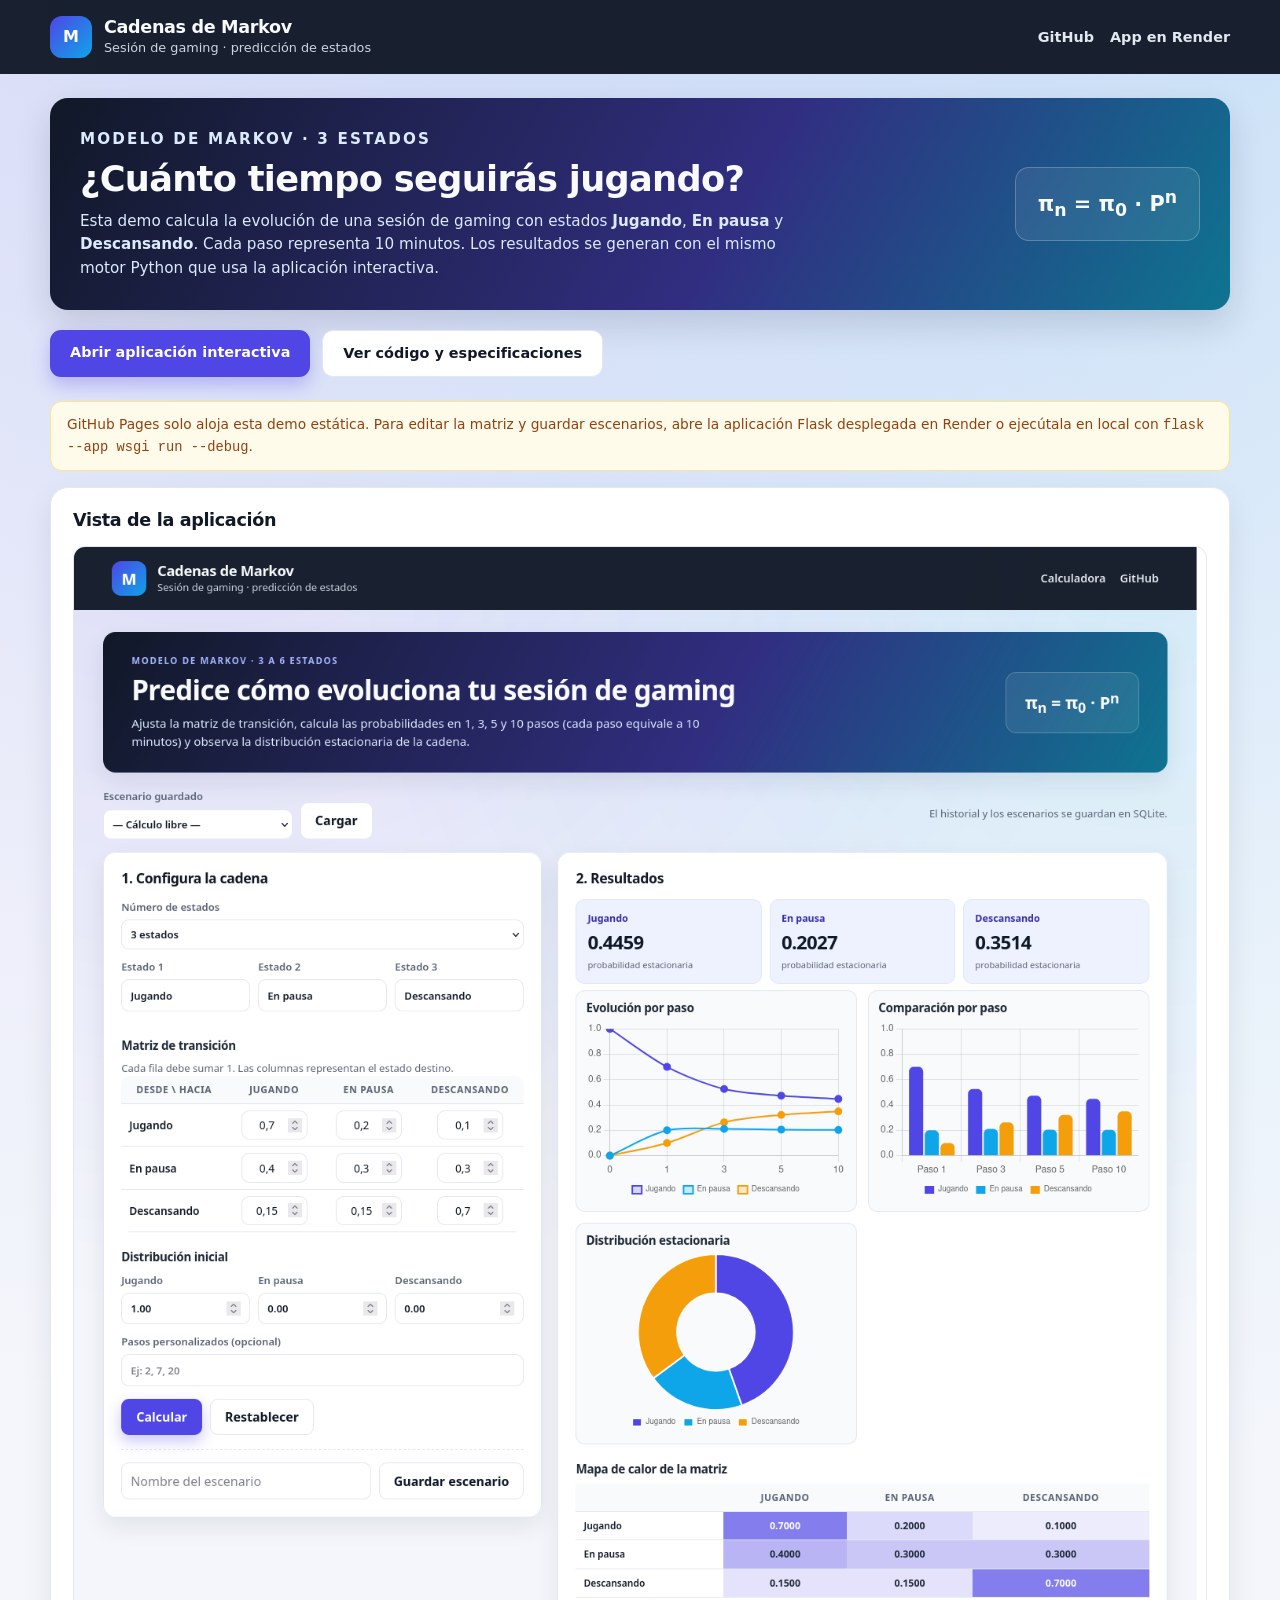
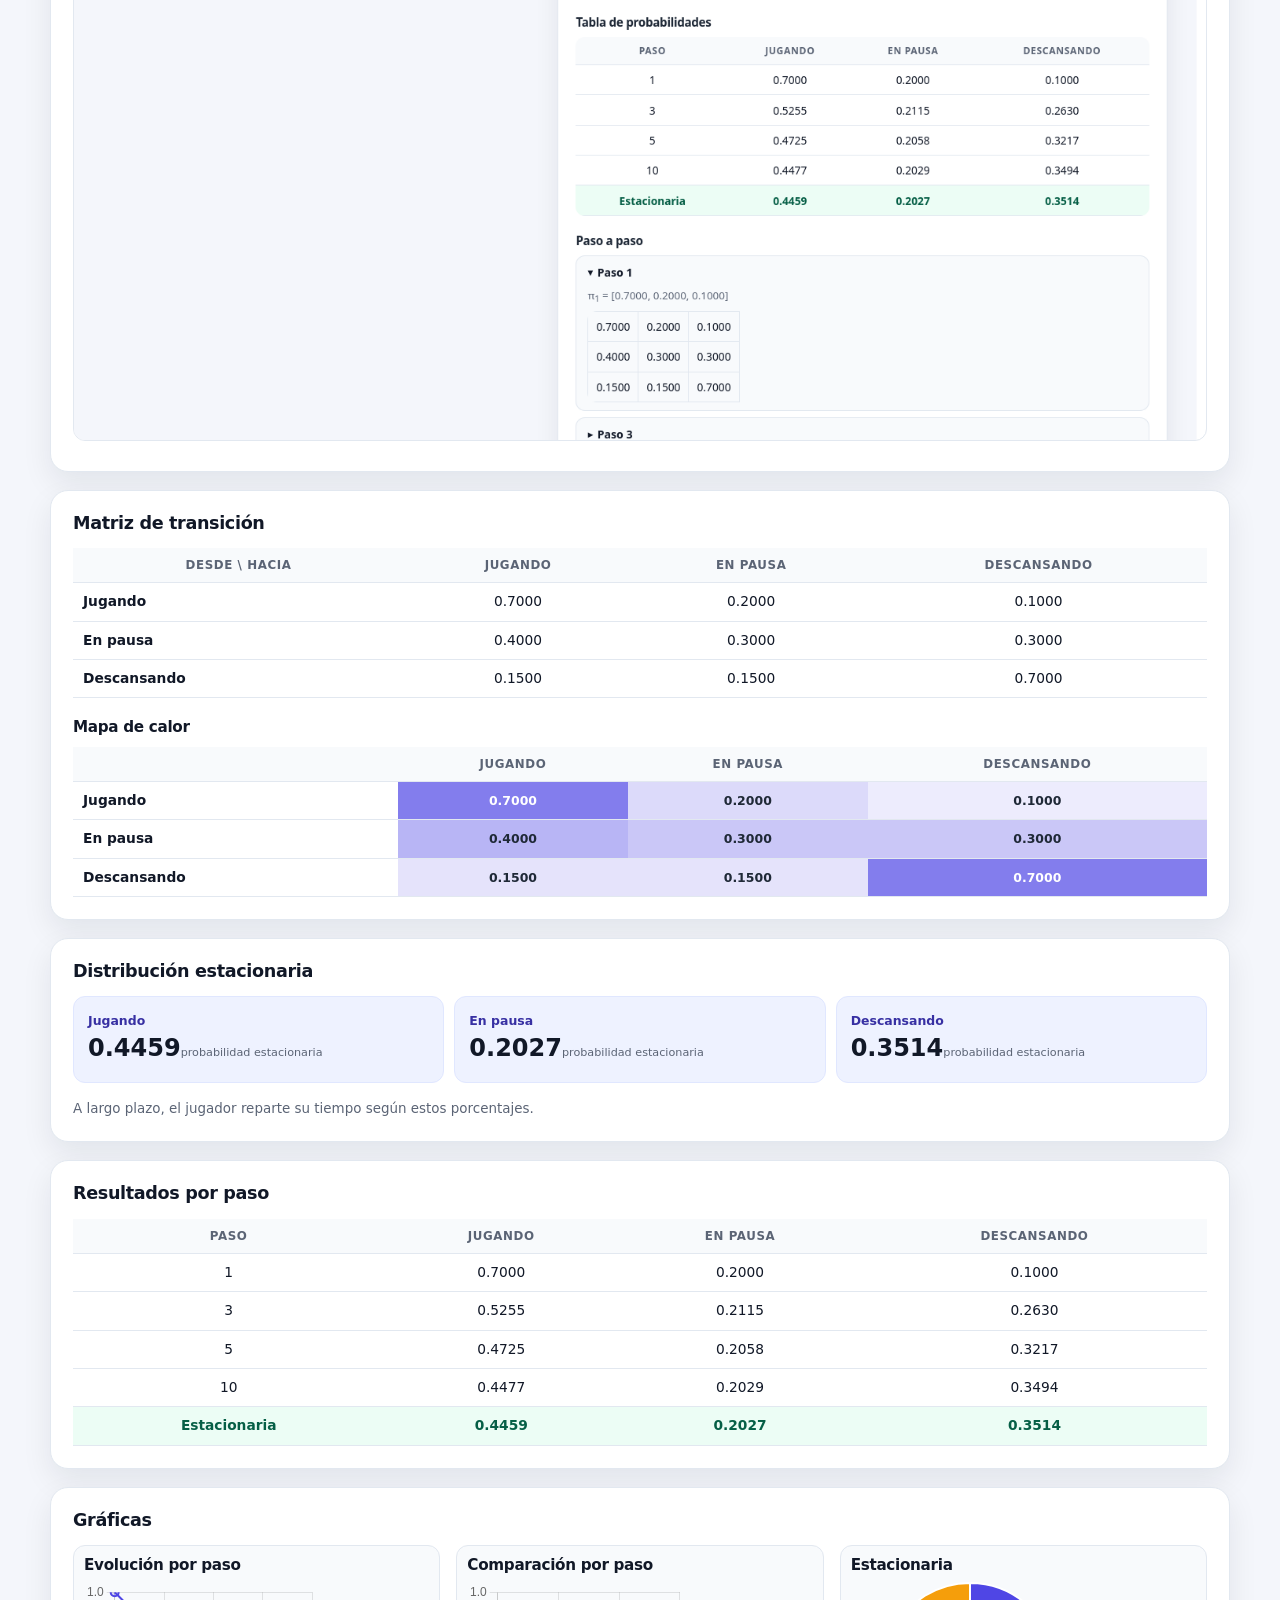
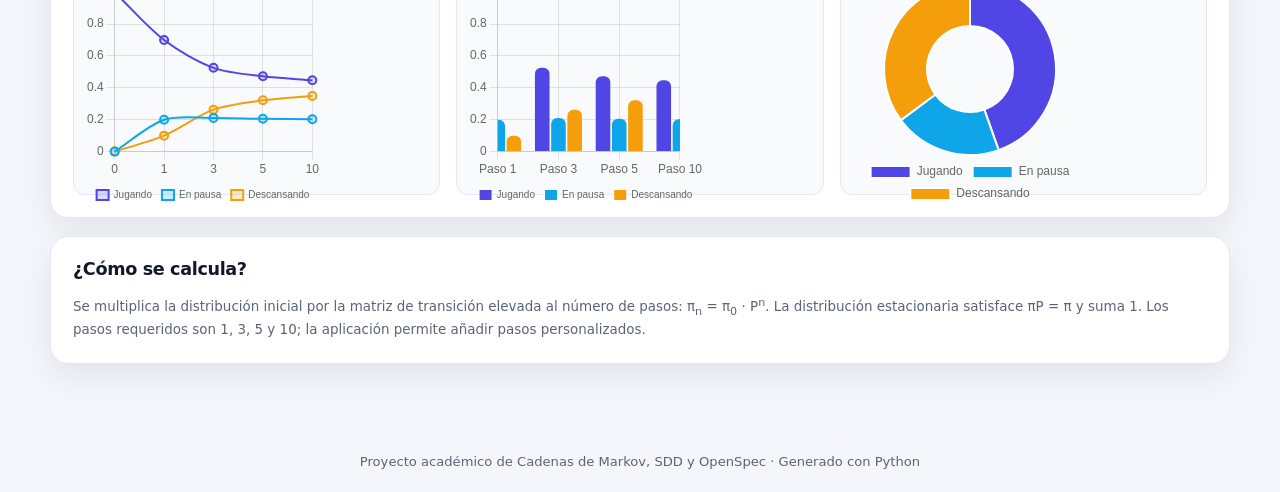
<file: docs/index.html>
<!doctype html>
<html lang="es">
<head>
<meta charset="utf-8">
<meta name="viewport" content="width=device-width, initial-scale=1">
<meta name="description" content="Cadena de Markov aplicada a una sesión de gaming: resultados, gráficas y distribución estacionaria.">
<title>Cadenas de Markov · Sesión de gaming</title>
<style>
:root{--bg:#f4f6fb;--surface:#fff;--ink:#111827;--muted:#5b6475;--line:#e2e8f0;
--primary:#4f46e5;--primary-dark:#3730a3;--soft:#eef2ff;--accent:#0ea5e9}
*{box-sizing:border-box}body{margin:0;background:radial-gradient(circle at 10% -10%,rgba(79,70,229,.16),transparent 42%),
radial-gradient(circle at 95% 0%,rgba(14,165,233,.14),transparent 38%),var(--bg);color:var(--ink);
font-family:"Segoe UI",system-ui,-apple-system,Arial,sans-serif;line-height:1.55}
a{color:var(--primary)}h1,h2,h3,h4{margin:0;line-height:1.2;letter-spacing:-.02em}p{margin:0}
.wrap{width:min(1180px,94vw);margin:0 auto;padding:0 0 48px}
header{background:rgba(17,24,39,.96);color:#f8fafc;padding:16px 0;margin-bottom:24px}
header .wrap{display:flex;align-items:center;justify-content:space-between;gap:20px;padding-bottom:0}
.brand{display:flex;align-items:center;gap:12px}.mark{display:grid;place-items:center;width:42px;height:42px;
border-radius:12px;background:linear-gradient(135deg,var(--primary),var(--accent));font-weight:800;color:#fff}
.brand h1{font-size:1.1rem}.brand p{font-size:.8rem;color:#cbd5e1}
nav{display:flex;gap:16px}nav a{color:#e2e8f0;text-decoration:none;font-weight:600;font-size:.9rem}
.hero{padding:30px;border-radius:18px;background:linear-gradient(120deg,#111827,#312e81 58%,#0e7490);
color:#f8fafc;box-shadow:0 14px 34px rgba(15,23,42,.14);display:flex;justify-content:space-between;
align-items:center;gap:24px;margin-bottom:20px}.hero h2{font-size:clamp(1.5rem,3vw,2.2rem);margin:6px 0 10px}
.eyebrow{text-transform:uppercase;letter-spacing:.14em;font-size:.72rem;font-weight:700;color:#a5b4fc}
.hero p{max-width:720px;color:#dbeafe;font-size:.95rem}
.formula{padding:16px 22px;border:1px solid rgba(255,255,255,.22);border-radius:14px;
background:rgba(255,255,255,.08);font-size:1.3rem;font-weight:700;white-space:nowrap}
.actions{display:flex;gap:12px;flex-wrap:wrap;margin:18px 0 24px}
.btn{display:inline-block;padding:11px 20px;border-radius:11px;text-decoration:none;font-weight:700;font-size:.9rem}
.btn-primary{background:var(--primary);color:#fff;box-shadow:0 8px 18px rgba(79,70,229,.3)}
.btn-secondary{background:#fff;border:1px solid var(--line);color:var(--ink)}
.card{background:var(--surface);border:1px solid var(--line);border-radius:18px;padding:22px;
box-shadow:0 12px 30px rgba(15,23,42,.08);margin-bottom:18px}.card h3{font-size:1.1rem;margin-bottom:14px}
.card h4{font-size:.95rem;margin:20px 0 10px}
.grid{display:grid;grid-template-columns:repeat(auto-fit,minmax(260px,1fr));gap:16px}
table{border-collapse:collapse;width:100%;font-size:.86rem}th,td{padding:8px 10px;text-align:center;
border-bottom:1px solid var(--line)}thead th{background:#f8fafc;color:var(--muted);font-size:.74rem;
text-transform:uppercase;letter-spacing:.05em}tbody th{text-align:left}
.scroll{overflow-x:auto}.heatmap td{font-weight:700;font-size:.78rem}
.stats{display:grid;grid-template-columns:repeat(auto-fit,minmax(150px,1fr));gap:10px;margin-bottom:16px}
.stat{padding:14px;border-radius:12px;background:var(--soft);border:1px solid #e0e7ff}
.stat span{display:block;font-size:.78rem;font-weight:700;color:var(--primary-dark)}
.stat strong{font-size:1.5rem}.stat small{color:var(--muted);font-size:.7rem}
.chart{position:relative;height:250px;border:1px solid var(--line);border-radius:12px;padding:10px;
background:#f8fafc}.chart h4{margin:0 0 8px}
.hint{color:var(--muted);font-size:.84rem}.note{padding:12px 16px;border-radius:12px;background:#fffbeb;
border:1px solid #fde68a;color:#92400e;font-size:.86rem;margin:16px 0}
footer{text-align:center;color:var(--muted);font-size:.82rem;padding:22px}
@media(max-width:760px){.hero{flex-direction:column;align-items:flex-start}header .wrap{flex-direction:column;align-items:flex-start}}
</style>
</head>
<body>
<header>
  <div class="wrap">
    <div class="brand">
      <span class="mark">M</span>
      <div><h1>Cadenas de Markov</h1><p>Sesión de gaming · predicción de estados</p></div>
    </div>
    <nav>
      <a href="https://github.com/eragon1020/Matrizmarkov">GitHub</a>
      <a href="https://matrizmarkov-eragon1020.onrender.com">App en Render</a>
    </nav>
  </div>
</header>
<div class="wrap">
  <section class="hero">
    <div>
      <p class="eyebrow">Modelo de Markov · 3 estados</p>
      <h2>¿Cuánto tiempo seguirás jugando?</h2>
      <p>Esta demo calcula la evolución de una sesión de gaming con estados
      <strong>Jugando</strong>, <strong>En pausa</strong> y <strong>Descansando</strong>.
      Cada paso representa 10 minutos. Los resultados se generan con el mismo motor
      Python que usa la aplicación interactiva.</p>
    </div>
    <div class="formula">π<sub>n</sub> = π<sub>0</sub> · P<sup>n</sup></div>
  </section>

  <div class="actions">
    <a class="btn btn-primary" href="https://matrizmarkov-eragon1020.onrender.com">Abrir aplicación interactiva</a>
    <a class="btn btn-secondary" href="https://github.com/eragon1020/Matrizmarkov">Ver código y especificaciones</a>
  </div>

  <div class="note">
    GitHub Pages solo aloja esta demo estática. Para editar la matriz y guardar
    escenarios, abre la aplicación Flask desplegada en Render o ejecútala en local
    con <code>flask --app wsgi run --debug</code>.
  </div>

  <section class="card">
    <h3>Vista de la aplicación</h3>
    <img src="captura.png" alt="Captura de la aplicación con la matriz, gráficas y tabla de resultados"
         style="width:100%;border-radius:12px;border:1px solid var(--line)">
  </section>

  <section class="card">
    <h3>Matriz de transición</h3>
    <div class="scroll"><table><thead><tr><th>Desde \ Hacia</th><th>Jugando</th><th>En pausa</th><th>Descansando</th></tr></thead><tbody><tr><th>Jugando</th><td>0.7000</td><td>0.2000</td><td>0.1000</td></tr><tr><th>En pausa</th><td>0.4000</td><td>0.3000</td><td>0.3000</td></tr><tr><th>Descansando</th><td>0.1500</td><td>0.1500</td><td>0.7000</td></tr></tbody></table></div>
    <h4>Mapa de calor</h4>
    <div class="scroll"><table class="heatmap"><thead><tr><th></th><th>Jugando</th><th>En pausa</th><th>Descansando</th></tr></thead><tbody><tr><th>Jugando</th><td style="background:rgba(79,70,229,0.7);color:#ffffff">0.7000</td><td style="background:rgba(79,70,229,0.2);color:#1f2937">0.2000</td><td style="background:rgba(79,70,229,0.1);color:#1f2937">0.1000</td></tr><tr><th>En pausa</th><td style="background:rgba(79,70,229,0.4);color:#1f2937">0.4000</td><td style="background:rgba(79,70,229,0.3);color:#1f2937">0.3000</td><td style="background:rgba(79,70,229,0.3);color:#1f2937">0.3000</td></tr><tr><th>Descansando</th><td style="background:rgba(79,70,229,0.15);color:#1f2937">0.1500</td><td style="background:rgba(79,70,229,0.15);color:#1f2937">0.1500</td><td style="background:rgba(79,70,229,0.7);color:#ffffff">0.7000</td></tr></tbody></table></div>
  </section>

  <section class="card">
    <h3>Distribución estacionaria</h3>
    <div class="stats"><div class="stat"><span>Jugando</span><strong>0.4459</strong><small>probabilidad estacionaria</small></div><div class="stat"><span>En pausa</span><strong>0.2027</strong><small>probabilidad estacionaria</small></div><div class="stat"><span>Descansando</span><strong>0.3514</strong><small>probabilidad estacionaria</small></div></div>
    <p class="hint">A largo plazo, el jugador reparte su tiempo según estos porcentajes.</p>
  </section>

  <section class="card">
    <h3>Resultados por paso</h3>
    <div class="scroll"><table><thead><tr><th>Paso</th><th>Jugando</th><th>En pausa</th><th>Descansando</th></tr></thead><tbody><tr><td>1</td><td>0.7000</td><td>0.2000</td><td>0.1000</td></tr><tr><td>3</td><td>0.5255</td><td>0.2115</td><td>0.2630</td></tr><tr><td>5</td><td>0.4725</td><td>0.2058</td><td>0.3217</td></tr><tr><td>10</td><td>0.4477</td><td>0.2029</td><td>0.3494</td></tr><tr style="background:#ecfdf5;font-weight:700;color:#065f46"><td>Estacionaria</td><td>0.4459</td><td>0.2027</td><td>0.3514</td></tr></tbody></table></div>
  </section>

  <section class="card">
    <h3>Gráficas</h3>
    <div class="grid">
      <div class="chart"><h4>Evolución por paso</h4><canvas id="lineas"></canvas></div>
      <div class="chart"><h4>Comparación por paso</h4><canvas id="barras"></canvas></div>
      <div class="chart"><h4>Estacionaria</h4><canvas id="dona"></canvas></div>
    </div>
  </section>

  <section class="card">
    <h3>¿Cómo se calcula?</h3>
    <p class="hint">Se multiplica la distribución inicial por la matriz de transición
    elevada al número de pasos: π<sub>n</sub> = π<sub>0</sub> · P<sup>n</sup>.
    La distribución estacionaria satisface πP = π y suma 1. Los pasos requeridos son
    1, 3, 5 y 10; la aplicación permite añadir pasos personalizados.</p>
  </section>
</div>
<footer>
  Proyecto académico de Cadenas de Markov, SDD y OpenSpec · Generado con Python
</footer>
<script src="chart.umd.min.js"></script>
<script>
const datos = {"estados": ["Jugando", "En pausa", "Descansando"], "matriz": [[0.7, 0.2, 0.1], [0.4, 0.3, 0.3], [0.15, 0.15, 0.7]], "distribucion_inicial": [1.0, 0.0, 0.0], "pasos_requeridos": [1, 3, 5, 10], "pasos_personalizados": [], "resultados": [{"paso": 1, "probabilidades": [0.7, 0.2, 0.1], "matriz": [[0.7, 0.2, 0.1], [0.4, 0.3, 0.3], [0.15, 0.15, 0.7]], "personalizado": false}, {"paso": 3, "probabilidades": [0.5255, 0.21149999999999997, 0.26299999999999996], "matriz": [[0.5255, 0.21149999999999997, 0.26299999999999996], [0.4484999999999999, 0.2045, 0.347], [0.3434999999999999, 0.1905, 0.46599999999999997]], "personalizado": false}, {"paso": 5, "probabilidades": [0.472545, 0.20579499999999995, 0.32165999999999995], "matriz": [[0.472545, 0.20579499999999995, 0.32165999999999995], [0.44706499999999993, 0.20285499999999998, 0.35007999999999995], [0.41153999999999996, 0.19868999999999998, 0.38976999999999995]], "personalizado": false}, {"paso": 10, "probabilidades": [0.44767847509999986, 0.20290456839999996, 0.3494169564999999], "matriz": [[0.44767847509999986, 0.20290456839999996, 0.3494169564999999], [0.44601962419999985, 0.20271128789999993, 0.3512690878999999], [0.44370445994999985, 0.20244153554999994, 0.3538540044999998]], "personalizado": false}], "estacionaria": [0.44594594594594594, 0.20270270270270274, 0.35135135135135126]};
const colores = ["#4f46e5", "#0ea5e9", "#f59e0b", "#10b981", "#ef4444", "#8b5cf6"];
const base = {
  responsive: true, maintainAspectRatio: false, animation: false,
  plugins: { legend: { position: "bottom", labels: { boxWidth: 12, font: { size: 10 } } } },
  scales: { y: { beginAtZero: true, max: 1 } }
};
new Chart(document.getElementById("lineas"), {
  type: "line",
  data: {
    labels: [0].concat(datos.resultados.map(r => r.paso)),
    datasets: datos.estados.map((e, i) => ({
      label: e,
      data: [datos.distribucion_inicial[i]].concat(datos.resultados.map(r => r.probabilidades[i])),
      borderColor: colores[i], backgroundColor: colores[i] + "33",
      tension: .3, borderWidth: 2, pointRadius: 4
    }))
  },
  options: base
});
new Chart(document.getElementById("barras"), {
  type: "bar",
  data: {
    labels: datos.resultados.map(r => "Paso " + r.paso),
    datasets: datos.estados.map((e, i) => ({
      label: e,
      data: datos.resultados.map(r => r.probabilidades[i]),
      backgroundColor: colores[i], borderRadius: 6
    }))
  },
  options: base
});
new Chart(document.getElementById("dona"), {
  type: "doughnut",
  data: {
    labels: datos.estados,
    datasets: [{ data: datos.estacionaria,
      backgroundColor: datos.estados.map((_, i) => colores[i]), borderWidth: 2,
      borderColor: "#fff" }]
  },
  options: { responsive: true, maintainAspectRatio: false, animation: false,
    plugins: { legend: { position: "bottom" } } }
});
</script>
</body>
</html>
</file>
